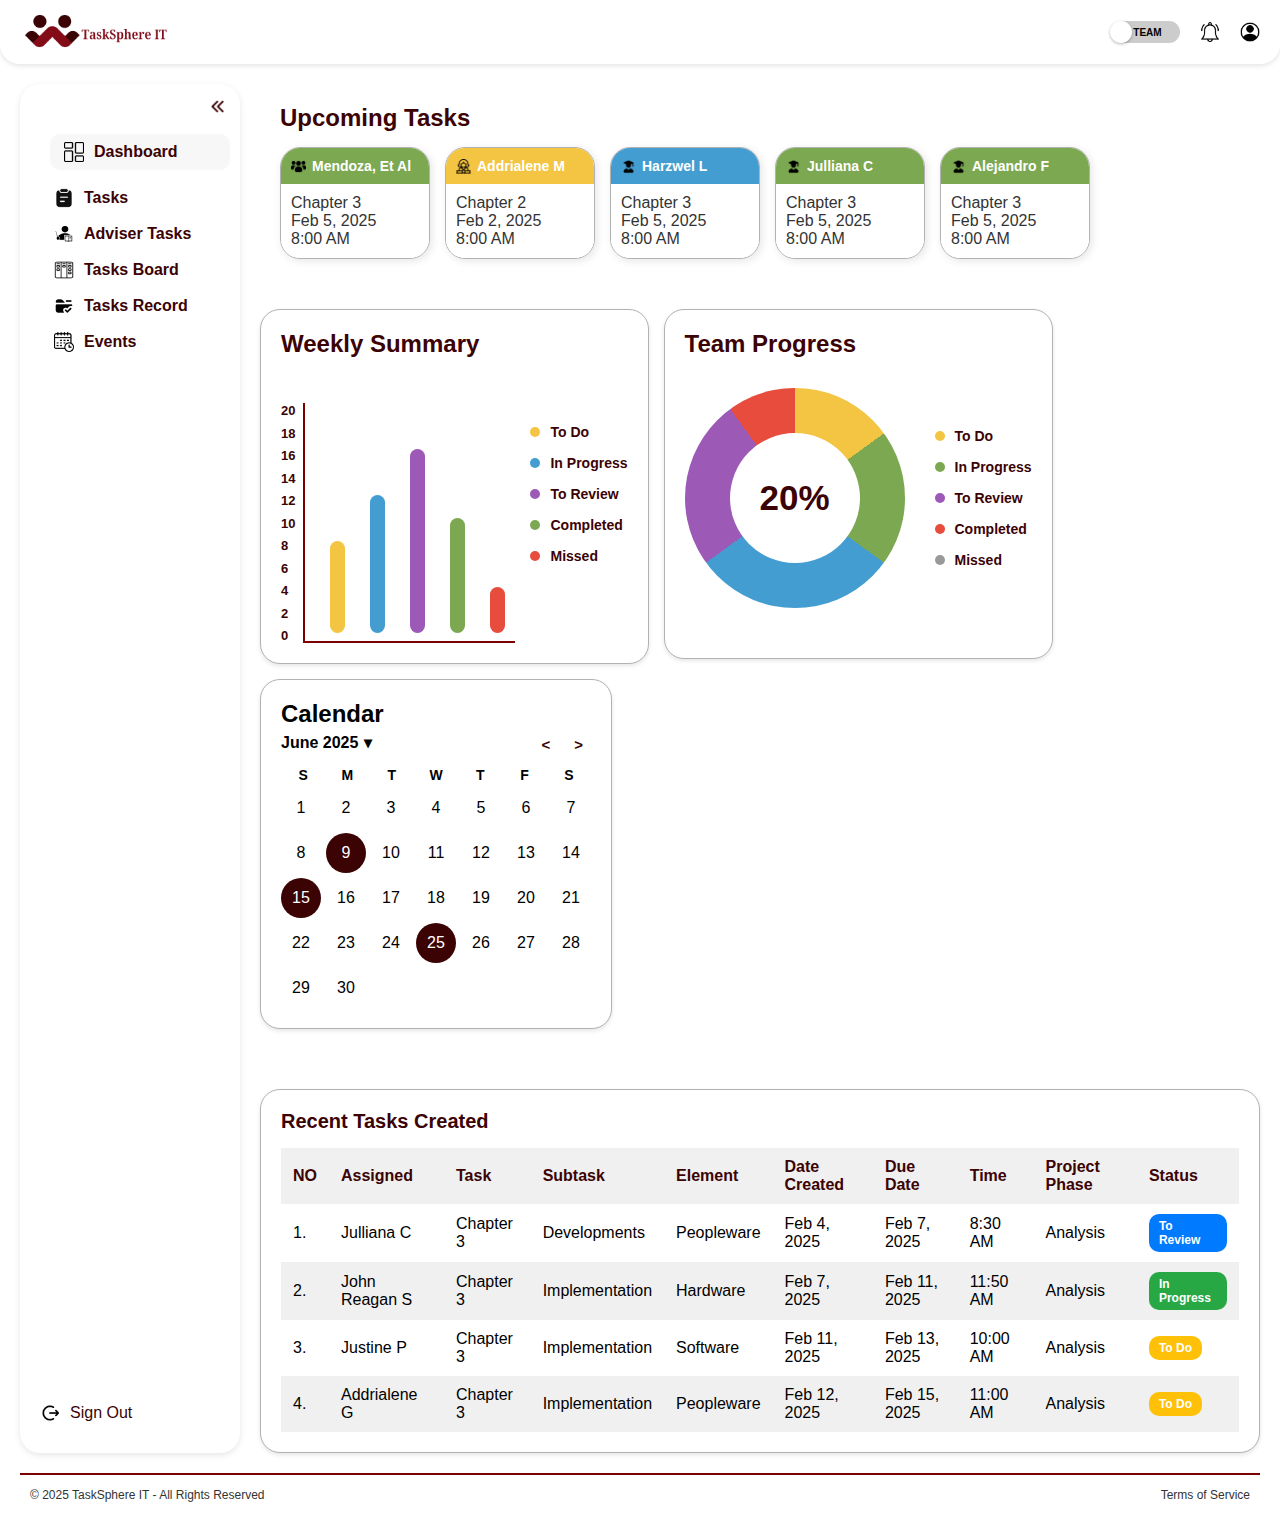
<file: index.html>
<!DOCTYPE html>
<html lang="en">
<head>
  <meta charset="UTF-8" />
  <meta name="viewport" content="width=device-width, initial-scale=1" />
  <title>TaskSphere IT Dashboard</title>
  <link rel="stylesheet" href="style.css" />
</head>
<body>

  <!-- Header -->
  <header class="top-bar">
    <div class="top-left">
      <img src="img/TaskSphere IT Logo.png" alt="TaskSphere IT Logo" class="header-logo" />
    </div>
    <div class="top-right">
      <label class="toggle-switch">
        <input type="checkbox" id="modeToggle" />
        <span class="slider">
          <span class="toggle-label">TEAM</span>
        </span>
      </label>
      <img src="img/Notification Icon.png" alt="Notification Icon" class="notification-icon" />
      <img src="img/Profile Icon.png" alt="Profile Icon" class="profile-icon" />
    </div>
  </header>

  <!-- Page Container -->
  <div class="page-container">

    <!-- Sidebar -->
    <aside class="sidebar">
      <div class="sidebar-top">
        <button class="sidebar-toggle-btn" aria-label="Toggle Sidebar">
          <img src="img/Sidebar Arrow Icon.png" alt="Toggle Sidebar" />
        </button>
      </div>

    <nav>
  <ul>
    <li class="selected">
      <a href="index.html">
        <img src="img/Dashboard Icon.png" alt="Dashboard Icon" />
        <span>Dashboard</span>
      </a>
    </li>
    <li>
      <a href="tasks.html">
        <img src="img/Tasks Icon.png" alt="Tasks Icon" />
        <span>Tasks</span>
      </a>
    </li>
    <li>
      <a href="adviser-tasks.html">
        <img src="img/Adviser Icon.png" alt="Adviser Icon" />
        <span>Adviser Tasks</span>
      </a>
    </li>
    <li>
      <a href="tasks-board.html">
        <img src="img/Tasks Board Icon.png" alt="Tasks Board" />
        <span>Tasks Board</span>
      </a>
    </li>
    <li>
      <a href="tasks-record.html">
        <img src="img/Tasks Record Icon.png" alt="Tasks Record" />
        <span>Tasks Record</span>
      </a>
    </li>
    <li>
      <a href="events.html">
        <img src="img/Events Icon.png" alt="Events Icon" />
        <span>Events</span>
      </a>
    </li>
  </ul>
</nav>


      <div class="sign-out">
        <img src="img/Sign out Icon.png" alt="Sign Out Icon" />
        Sign Out
      </div>
    </aside>

    <!-- Main Content -->
    <main class="main-content">
      <div id="upcoming-tasks-container"></div>

      <section class="summary">
        <div id="weekly-summary-container"></div>
        <div id="team-progress-container"></div>
        <div id="calendar-container"></div>
      </section>

      <div id="recent-tasks-created-container"></div>
    </main>
  </div>

  <!-- Footer -->
  <footer class="footer">  
    <div class="footer-inner">
      <span>© 2025 TaskSphere IT - All Rights Reserved</span>
      <span>Terms of Service</span>
    </div>
  </footer>

  <!-- Load JS -->
  <script src="components-loader.js"></script>
  <script>
    document.addEventListener("DOMContentLoaded", () => {
      const toggle = document.getElementById('modeToggle');
      const label = document.querySelector('.toggle-label');
      if (toggle && label) {
        toggle.addEventListener('change', () => {
          label.textContent = toggle.checked ? 'SOLO' : 'TEAM';
        });
      }
    });
  </script>
</body>
</html>
</file>
<file: style.css>
/* RESET & BASE */
* {
  box-sizing: border-box;
  margin: 0;
  padding: 0;
  font-family: Arial, sans-serif;
}

html, body {
  height: 100%;
  background: #fff;
}

body {
  display: flex;
  flex-direction: column;
  min-height: 100vh;
}

/* HEADER */
.top-bar {
  display: flex;
  justify-content: space-between;
  align-items: center;
  background: #fff;
  padding: 10px 20px;
  box-shadow: 0 2px 5px rgba(0,0,0,0.1);
  border-bottom-left-radius: 20px;
  border-bottom-right-radius: 20px;
  flex-shrink: 0;
}

.header-logo {
  height: 40px;
}

.top-right {
  display: flex;
  align-items: center;
  gap: 20px;
}

.notification-icon, .profile-icon {
  width: 20px;
  height: 20px;
  cursor: pointer;
}

.toggle-switch {
  position: relative;
  display: inline-block;
  width: 65px;
  height: 22px;
  user-select: none;
}

.toggle-switch input {
  opacity: 0;
  width: 0;
  height: 0;
  position: absolute;
}

.slider {
  position: relative;
  background-color: #ccc;
  border-radius: 20px;
  cursor: pointer;
  height: 100%;
  display: flex;
  align-items: center;
  justify-content: center;
  box-sizing: border-box;
  transition: background-color 0.3s ease;
  padding: 0 5px;
  font-size: 10px; /* Adjust to match icon size */
  font-weight: 600;
  color: black;
}

.slider::before {
  content: "";
  position: absolute;
  width: 22px;
  height: 22px;
  background: #fff;
  border-radius: 50%;
  top: 0;
  left: -5px;
  box-shadow: 0 1px 3px rgba(0,0,0,0.3);
  transition: left 0.3s ease;
  z-index: 1;
}

/* Checked state */
.toggle-switch input:checked + .slider {
  background-color: #4caf50;
}

.toggle-switch input:checked + .slider::before {
  left: 47px;
}


/* PAGE LAYOUT */
.page-container {
  display: flex;
  flex: 1;
  gap: 20px;
  padding: 20px;
}

.sidebar {
  width: 220px;
  background: #fff;
  padding: 30px 20px;
  border-radius: 20px;
  display: flex;
  flex-direction: column;
  justify-content: flex-start;
  color: #3B0304;
  box-shadow: 0 2px 6px rgba(0,0,0,0.1);
  position: relative;
}

.sidebar-top {
  display: flex;
  justify-content: flex-end; /* Push the button to the right */
  padding: 5px 10px;
}

.sidebar-toggle-btn {
  position: absolute;
  top: 10px;  /* adjust to your liking */
  right: 10px;
  background: none;
  border: none;
  cursor: pointer;
  padding: 5px;
  z-index: 10;
}

.sidebar-toggle-btn img {
  width: 15px;  /* adjust size as needed */
  height: 15px;
}

.sidebar nav ul {
  list-style: none;
}

.sidebar nav ul li {
  border-radius: 10px;
}

.sidebar nav ul li a {
  display: flex;
  align-items: center;
  gap: 10px;
  padding: 8px 14px;
  text-decoration: none;
  font-weight: bold;
  color: inherit;
  border-radius: 10px;
  transition: background-color 0.3s ease;
  width: 180px;       /* <-- Set explicit width less than sidebar width */
  max-width: 180px;   /* Optional: prevent growing too wide */
  box-sizing: border-box;
}

.sidebar nav ul li a:hover {
  background-color: #f0f0f0;
}

.sidebar nav ul li.selected a {
  background-color: rgba(240, 240, 240, 0.5);
}

.sidebar nav ul li img {
  width: 20px;
  height: 20px;
}

.sidebar nav ul li.selected {
  border-radius: 10px;
  padding: 10px;
  
}

.sign-out {
  position: absolute;
  bottom: 30px;            
  left: 20px;              
  right: 20px;            
  display: flex;
  align-items: center;
  gap: 10px;
  font-size: 16px;
  cursor: pointer;
  font-weight: normal;
}

.sign-out img {
  width: 20px;
  height: 20px;
}

.main-content {
  flex: 1;
  display: flex;
  flex-direction: column;
  gap: 30px;
}

/* UPCOMING TASKS */
.upcoming-tasks {
  padding: 20px;           /* Remove internal spacing */
  background: none;     /* Remove white background */
  border-radius: 0;     /* Remove curved corners */
  box-shadow: none;    
}

.upcoming-tasks h2 {
  text-align: left; /* Align Upcoming Tasks title left */
  margin-bottom: 15px;
  color: #3B0304;
}

.task-cards {
  display: flex;
  gap: 15px;
  flex-wrap: wrap;
  margin-top: 10px;
}

.card {
  width: 150px;
  border: 1px solid #B2B2B2; 
  border-radius: 20px;
  background: white;
  box-shadow: 2px 2px 8px rgba(0,0,0,0.1);
  overflow: hidden;
  font-weight: normal;
  color: #000;
}

.card-header {
  display: flex;
  align-items: center;
  gap: 6px;             /* Small space between icon and text */
  font-weight: bold;
  font-size: 14px;
  padding: 10px;
  color: white;
}

.task-member-icon {
  width: 15px;          /* Small size */
  height: 15px;
  flex-shrink: 0;       /* Prevents it from squishing */
}

/* The lower part with details */
.card-body {
  padding: 10px;
  background: white;
  color: #333;
}

/* Color styles for header */
.card.green .card-header { background-color: #7ba850; }
.card.yellow .card-header { background-color: #f4c542; }
.card.blue .card-header { background-color: #449dd1; }


/* SUMMARY SECTION */
.summary {
  display: flex;
  flex-wrap: wrap;
  gap: 15px;
  justify-content: flex-start;
  align-items: flex-start;
}

.weekly-summary,
.team-progress {
  background: #fff;
  padding: 20px;
  border: 1px solid #B2B2B2; 
  border-radius: 20px;
  box-shadow: 0 2px 4px rgba(0,0,0,0.1);

  flex: 0 0 410px;
  max-width: 410px;

  display: flex;
  flex-direction: column;
  justify-content: flex-start;
}


/* Weekly Summary title aligned left */
.weekly-summary > h2 {
  text-align: left;
  margin-bottom: 15px;
  color: #3B0304;
}

/* Team Progress title aligned left and on top */
.team-progress {
  min-height: 350px; /* or whatever looks good */
  display: flex;
  flex-direction: column;
  justify-content: space-between; /* optional, distributes inner content */
}

.team-progress > h2 {
  text-align: left;
  margin-bottom: 15px;
  color: #3B0304;
}

/* CHART WRAPPER */
.bar-chart-wrapper {
  display: flex;
  align-items: flex-start;
  justify-content: flex-start;
  gap: 25px;
  margin-top: 30px;
  position: relative;
  height: 240px;
}

/* Y-AXIS LABELS */
.bar-scale {
  display: flex;
  flex-direction: column;
  justify-content: space-between;
  height: 100%;
  font-size: 13px;
  color: #3B0304;
  font-weight: bold;
  position: relative;
  padding-right: 10px;
}

.bar-chart {
  display: flex;
  align-items: flex-end;
  gap: 25px;
  height: 100%;
  position: relative;
  padding-bottom: 10px;
}

.bar-scale::after {
  content: '';
  position: absolute;
  right: 0;
  top: 0;
  bottom: 0;
  width: 2px;
  background-color: #7b0000;
}

.bar-chart::after {
  content: '';
  position: absolute;
  bottom: 0;
  left: -25px;
  right: 0;
  height: 2px;
  width: 120%;
  background-color: #7b0000;
}

/* BARS */
.bar {
  width: 15px;
  border-radius: 20px;
}

.bar.yellow { background-color: #f4c542; }
.bar.green { background-color: #7ba850; }
.bar.blue { background-color: #449dd1; }
.bar.purple { background-color: #9c59b6; }
.bar.red { background-color: #e74c3c; }

/* DOT LABELS */
.weekly-summary .bar-labels {
  display: flex;
  flex-direction: column;
  gap: 15px;
  font-size: 14px;
  justify-content: flex-start;
  align-items: flex-start;
  margin-top: 21px; /* 👈 Adjust this to align visually */
}


/* Dot label with small color circle before text */
.weekly-summary .dot-label {
  display: flex;
  align-items: center;
  gap: 10px;
  font-weight: 600;
  font-size: 14px;
  color: #3B0304;
}

/* Small colored circle before each label */
.dot {
  width: 10px;
  height: 10px;
  border-radius: 50%;
  display: inline-block;
}

/* Colors for dots */
.dot.yellow { background-color: #f4c542; }
.dot.green { background-color: #7ba850; }
.dot.blue { background-color: #449dd1; }
.dot.purple { background-color: #9c59b6; }
.dot.red { background-color: #e74c3c; }
.dot.gray { background-color: #999; }

/* TEAM PROGRESS */
.team-progress {
 background: #fff;
  padding: 20px;
  border-radius: 20px;
  box-shadow: 0 2px 4px rgba(0,0,0,0.1);

  flex: 0 0 410px;
  max-width: 410px;

  display: flex;
  flex-direction: column;
  justify-content: flex-start;
  align-items: flex-start;
  gap: 15px;
}

/* Title stays aligned left with margin below */
.team-progress > h2 {
  text-align: left;
  margin-bottom: 15px;
}

/* Content container: donut chart + labels side by side */
.team-progress .content-wrapper {
  display: flex;
  gap: 30px;
  align-items: center;
  width: 100%;
}

/* Donut chart */
.team-progress .donut-chart {
  flex-shrink: 0;
  width: 220px; /* increased size */
  height: 220px; /* increased size */
  border-radius: 50%;
  background: conic-gradient(
    #f4c542 0% 15%, 
    #7ba850 15% 35%, 
    #449dd1 35% 65%, 
    #9c59b6 65% 90%, 
    #e74c3c 90% 100%
  );
  display: flex;
  align-items: center;
  justify-content: center;
  position: relative;
}

/* Add white "hole" in the middle to create donut effect */
.team-progress .donut-chart::before {
  content: '';
  position: absolute;
  top: 50%;
  left: 50%;
  transform: translate(-50%, -50%);
  width: 130px;  /* size of the hole */
  height: 130px; /* size of the hole */
  background-color: white;
  border-radius: 50%;
  z-index: 1;
}

/* Donut text */
.team-progress .donut-text {
  position: relative;
  font-size: 35px;
  font-weight: bold;
  color: #3B0304;
  z-index: 2;
}

/* Labels next to donut chart, vertically stacked */
.team-progress .donut-labels {
  display: flex;
  flex-direction: column;
  gap: 15px;
  font-size: 14px;
  justify-content: center;
  align-items: flex-start;
  color: #3B0304;
}

/* Dot label with small color circle before text */
.team-progress .dot-label {
  display: flex;
  align-items: center;
  gap: 10px;
  font-weight: 600;
  font-size: 14px;
}

/* Small colored circle before each label */
.team-progress .dot {
  width: 10px;
  height: 10px;
  border-radius: 50%;
  display: inline-block;
}

/* Colors for dots */
.team-progress .dot.yellow { background-color: #f4c542; }
.team-progress .dot.green { background-color: #7ba850; }
.team-progress .dot.blue { background-color: #449dd1; }
.team-progress .dot.purple { background-color: #9c59b6; }
.team-progress .dot.red { background-color: #e74c3c; }
.team-progress .dot.gray { background-color: #999; }

/* Calendar Styles */
.calendar {
  background: #fff;
  border: 1px solid #B2B2B2; 
  border-radius: 20px;
  box-shadow: 0 2px 4px rgba(0, 0, 0, 0.1);
  width: 100%;
  max-width: 410px;
  height: 350px; 
  padding: 20px;      

  display: flex;
  flex-direction: column;
  justify-content: space-between;
}

.calendar > h2 {
  text-align: left;
  margin-bottom: 15px;
  color: #3B0304;
}

.calendar-header {
  display: flex;
  flex-direction: column; /* stack children vertically */
  align-items: stretch; /* align text to the left */
  font-size: 16px;
  font-weight: bold;
  margin-bottom: 10px;
  gap: 6px; /* space between Calendar and June 2025 */
}

.month-nav-row {
  display: flex;
  justify-content: space-between;
  align-items: center;
}

.month-year {
  font-weight: bold;
  font-size: 16px;
  display: flex;
  align-items: center;
  gap: 6px; /* spacing between text and arrow */
  cursor: pointer; /* shows it’s clickable */
  color: #000;
}

.arrow-down {
  font-size: 16px;
  line-height: 1;
  user-select: none;
}

.nav-buttons {
  align-self: flex-end; /* aligns the arrows to the right */
  display: flex;
  gap: 8px;
}

.calendar-header button {
  background: none;
  border: none;
  font-size: 15px;   /* Increase or decrease this to resize arrows */
  font-weight: bold; /* Make arrows bolder and modern */
  cursor: pointer;
  padding: 0 8px;    /* Add horizontal padding for easier clicking */
  line-height: 1;
  color: #3B0304;    /* Match the calendar color */
  transition: color 0.3s ease;
}

.calendar-body {
  display: flex;
  flex-direction: column;
}

.weekdays {
  display: grid;
  grid-template-columns: repeat(7, 1fr);
  text-align: center;
  font-size: 14px;
  font-weight: 600;
  padding: 5px 0;
}

.days {
  display: grid;
  grid-template-columns: repeat(7, 1fr);
  gap: 5px;
  text-align: center;
}

.day {
  width: 40px;         /* Set fixed size */
  height: 40px;
  line-height: 40px;   /* Center the text vertically */
  padding: 0;          /* Remove padding so it doesn't stretch */
  margin: auto;        /* Optional: center in grid cell */
  border-radius: 5px;
  cursor: pointer;
  text-align: center;  /* Center text horizontally */
  transition: background-color 0.3s;
}

.day:hover {
  background-color: #f4f4f4;
}

.day.empty {
  background-color: #f9f9f9;
}

.day.active {
  background-color: #3B0304;
  color: white;
  border-radius: 50%;  /* Makes it a circle */
}

.recent-tasks {
  background: #fff;
  border: 1px solid #B2B2B2;
  border-radius: 20px;
  padding: 20px;
  box-shadow: 0 2px 4px rgba(0,0,0,0.1);
  margin-top: 30px;
  width: 100%;
  max-width: 100%;
}

.recent-tasks > h2 {
  margin-bottom: 15px;
  color: #3B0304;
  text-align: left;
  font-size: 20px;
}

.recent-tasks-table {
  border-collapse: separate; /* separate borders */
  border-spacing: 0;         /* no spacing */
  width: 100%;               /* full width */
}

/* Remove all borders */
.recent-tasks-table th,
.recent-tasks-table td {
  border: none;
}

/* Keep header text bold and colored */
.recent-tasks-table thead th {
  font-weight: bold;
  color: #3B0304;
  background-color: transparent; /* Remove previous borders */
}

.recent-tasks-table tbody tr:nth-child(even) td {
  background-color: #F0F0F0;
}

/* Shade the entire header row */
.recent-tasks-table thead tr {
  background-color: #F0F0F0;
}

/* Optional: Keep padding and alignment consistent */
.recent-tasks-table th,
.recent-tasks-table td {
  padding: 10px 12px;
  text-align: left;
}

.status {
  display: inline-block;
  padding: 5px 10px;
  border-radius: 10px;
  font-size: 12px;
  font-weight: 600;
  color: #fff;
}

.status.to-review { background-color: #007bff; }
.status.in-progress { background-color: #28a745; }
.status.to-do { background-color: #ffc107; }

/* FOOTER */
.footer {
  background: #fff;
  padding: 15px 30px; /* Padding for content spacing */
  font-size: 12px;
  color: #333;
  flex-shrink: 0;
  position: relative; /* Needed for absolute positioning of ::before */
}

/* Shortened horizontal line in footer with 1 inch gap from edges */
.footer::before {
  content: '';
  position: absolute;
  top: 0;
  left: 20px;   /* Approx 1 inch from left edge */
  right: 20px;  /* Approx 1 inch from right edge */
  height: 2px;
  background-color: #7b0000;
}
  
.footer-inner {
  display: flex;
  justify-content: space-between;
  width: 100%;
}
</file>
